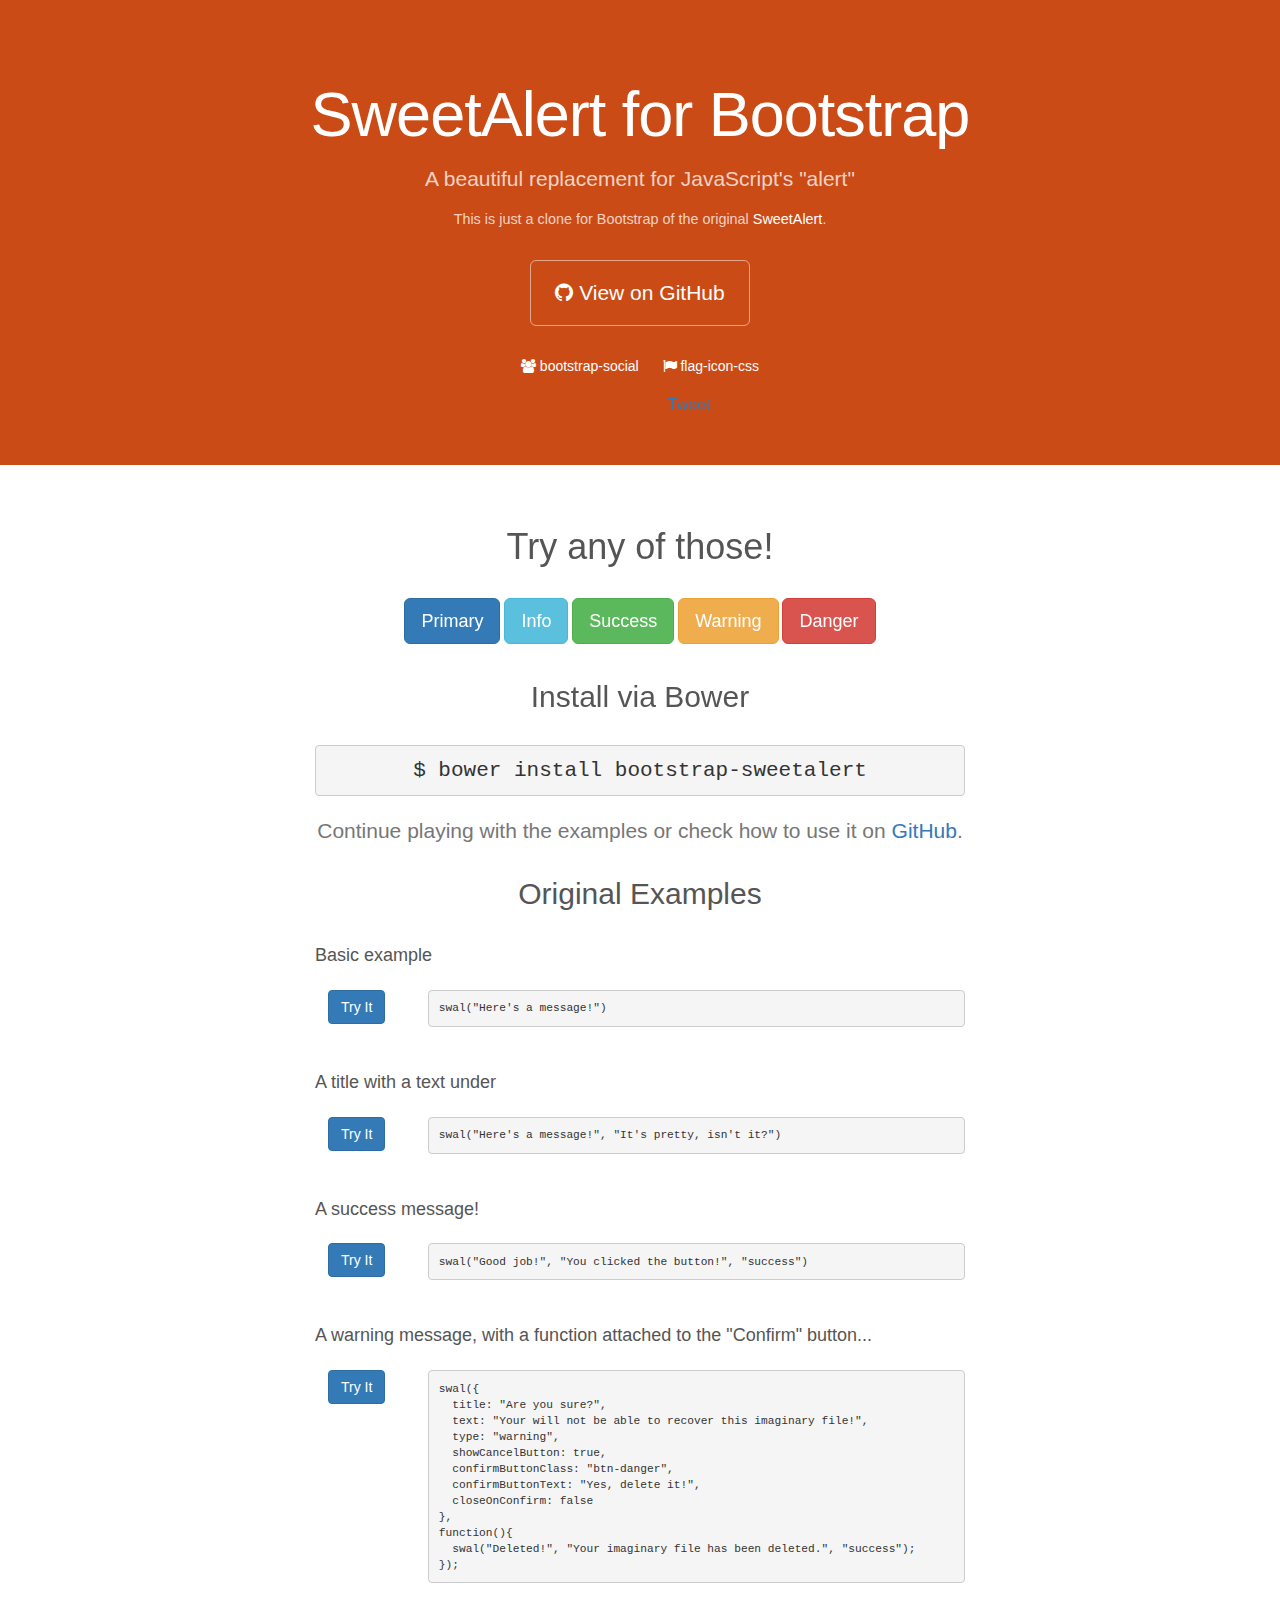
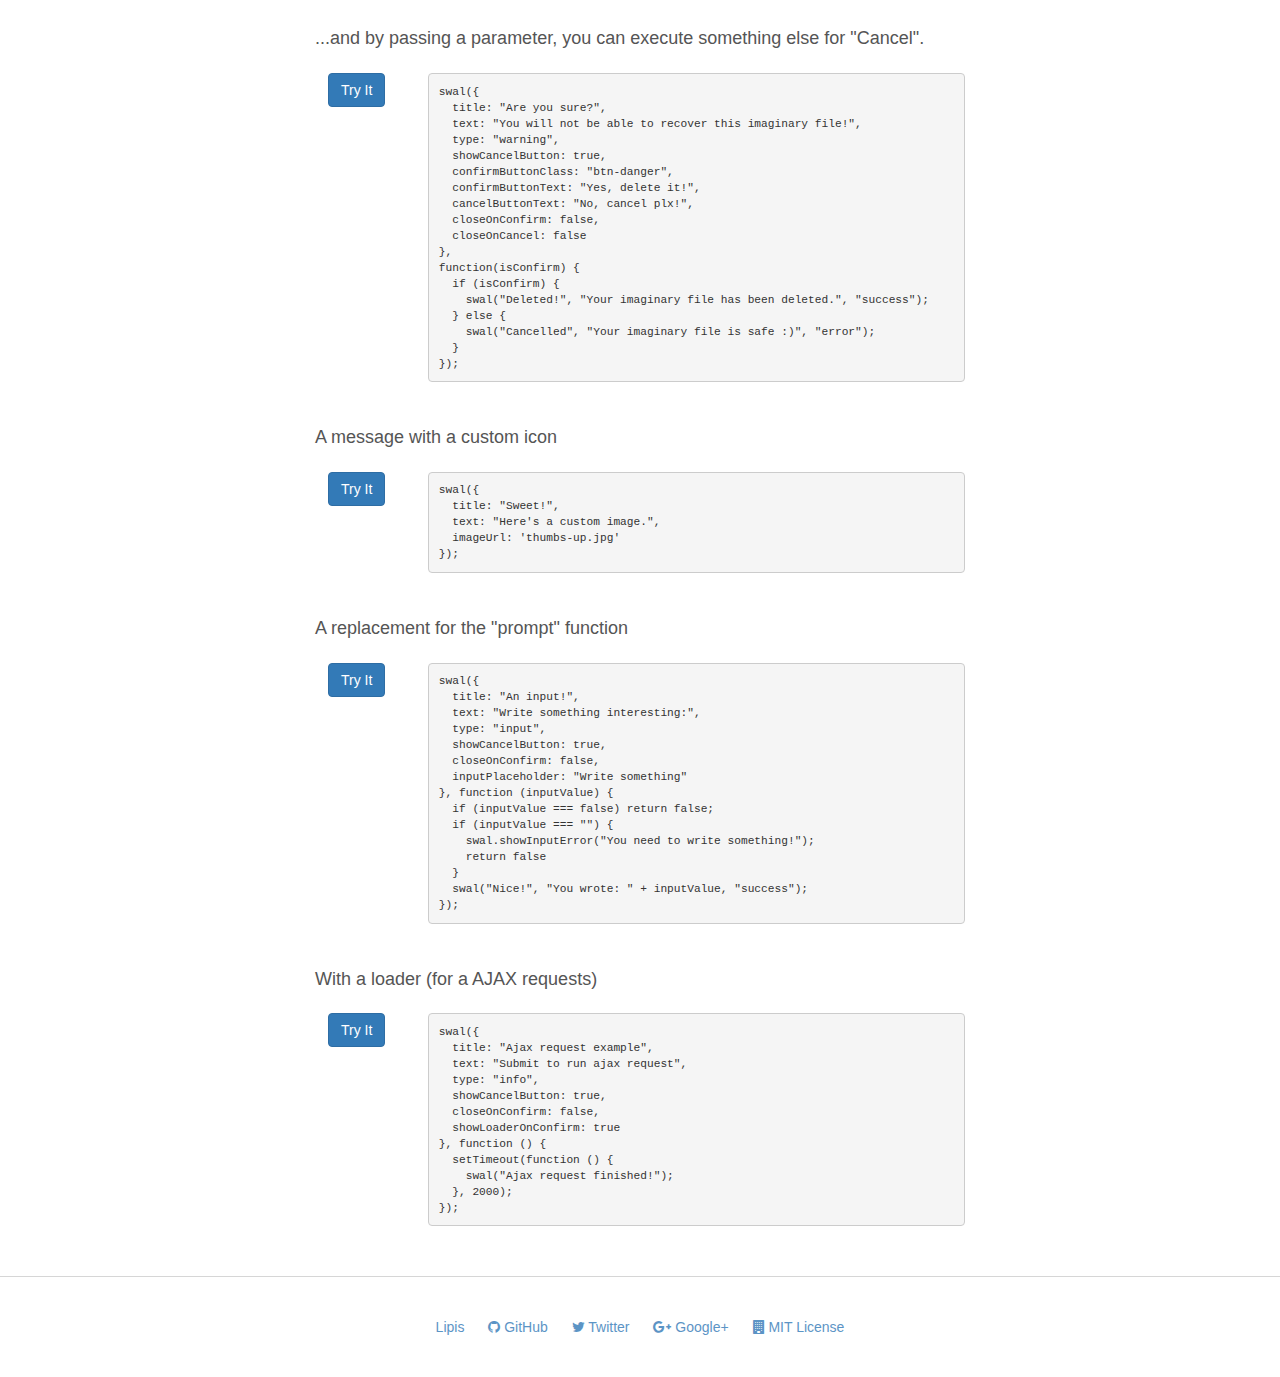
<file: accounts/static/accounts/assets/vendors/bootstrap-sweetalert/index.html>
<!DOCTYPE html>
<html lang="en">
  <head>
    <meta charset="utf-8">
    <meta http-equiv="X-UA-Compatible" content="IE=edge">
    <meta name="viewport" content="width=device-width, initial-scale=1">

    <meta property="og:title" content="Social Buttons for Bootstrap" />
    <meta property="og:description" content="A beautiful replacement for JavaScript's 'alert' for Bootstrap" />
    <meta property="og:type" content="website" />
    <meta property="og:url" content="http://lipis.github.io/bootstrap-sweetalert/" />
    <meta property="og:image" content="http://lipis.github.io/bootstrap-social/assets/bootstrap-sweetalert.png" />

    <title>SweetAlert for Bootstrap</title>

    <link href="//maxcdn.bootstrapcdn.com/bootstrap/3.2.0/css/bootstrap.min.css" rel="stylesheet">
    <link href="//maxcdn.bootstrapcdn.com/font-awesome/4.2.0/css/font-awesome.min.css" rel="stylesheet">
    <script src="//code.jquery.com/jquery-2.1.1.js"></script>
    <link href="assets/docs.css" rel="stylesheet">

    <!-- Debug -->
    <script src="//localhost:32123/livereload.js"></script>

    <!-- This is what you need -->
    <script src="dist/sweetalert.js"></script>
    <link rel="stylesheet" href="dist/sweetalert.css">
    <!--.......................-->

    <script>
      (function(i,s,o,g,r,a,m){i['GoogleAnalyticsObject']=r;i[r]=i[r]||function(){
      (i[r].q=i[r].q||[]).push(arguments)},i[r].l=1*new Date();a=s.createElement(o),
      m=s.getElementsByTagName(o)[0];a.async=1;a.src=g;m.parentNode.insertBefore(a,m)
      })(window,document,'script','//www.google-analytics.com/analytics.js','ga');
      ga('create', 'UA-42119746-3', 'auto');
      ga('send', 'pageview');
    </script>
  </head>

  <body>
    <div class="jumbotron">
      <h1>SweetAlert for Bootstrap</h1>
      <p>A beautiful replacement for JavaScript's "alert"</p>
      <p class="small">
        This is just a clone for Bootstrap of the original
        <a href="http://tristanedwards.me/sweetalert" target="_blank" onclick="_gaq.push(['_trackEvent', 'exit', 'header', 'Original']);">SweetAlert</a>.
      </p>
      <p>
        <a class="btn btn-outline btn-lg" href="https://github.com/lipis/sweetalert" onclick="_gaq.push(['_trackEvent', 'exit', 'main', 'GitHub']);">
          <span class="fa fa-github"></span>
          View on GitHub
        </a>
      </p>
      <ul class="jumbotron-links">
        <li><a href="http://lipis.github.io/bootstrap-social" onclick="_gaq.push(['_trackEvent', 'exit', 'header', 'bootstrap-social']);"><i class="fa fa-group"></i> bootstrap-social</a></li>
        <li><a href="http://lipis.github.io/flag-icon-css"  onclick="_gaq.push(['_trackEvent', 'exit', 'header', 'flag-icon-css']);"><i class="fa fa-flag"></i> flag-icon-css</a></li>
      </ul>

      <iframe src="http://ghbtns.com/github-btn.html?user=lipis&amp;repo=bootstrap-sweetalert&amp;type=watch&amp;count=true" class="social-share"></iframe>
      <a href="https://twitter.com/share" class="social-share twitter-share-button" data-url="http://lipis.github.io/bootstrap-sweetalert/" data-text="SweetAlert for Bootstrap! A beautiful replacement for JavaScript's 'alert'." data-via="lipis" data-hashtags="bootstrap">Tweet</a>
    </div>

    <div class="container">

      <h1>Try any of those!</h1>
      <div class="examples">
        <button class="btn btn-lg btn-primary sweet-10" onclick="_gaq.push(['_trackEvent', 'example, 'try', 'Primary']);">Primary</button>
        <button class="btn btn-lg btn-info sweet-11" onclick="_gaq.push(['_trackEvent', 'example, 'try', 'Info']);">Info</button>
        <button class="btn btn-lg btn-success sweet-12" onclick="_gaq.push(['_trackEvent', 'example, 'try', 'Success']);">Success</button>
        <button class="btn btn-lg btn-warning sweet-13" onclick="_gaq.push(['_trackEvent', 'example, 'try', 'Warning']);">Warning</button>
        <button class="btn btn-lg btn-danger sweet-14" onclick="_gaq.push(['_trackEvent', 'example, 'try', 'Danger']);">Danger</button>
      </div>


      <h2>Install via Bower</h2>

      <pre class="text-center lead">$ bower install bootstrap-sweetalert</pre>

      <p class="text-muted text-center lead">
        Continue playing with the examples or check how to use it on
        <a href="https://github.com/lipis/bootstrap-sweetalert#sweetalert-for-bootstrap">GitHub</a>.
      </p>

      <h2>Original Examples</h2>

      <h4>Basic example</h4>
      <div class="row">
        <div class="col-sm-2 text-center">
          <p><button class="btn btn-primary sweet-1" onclick="_gaq.push(['_trackEvent', 'example', 'try', 'sweet-1']);">Try It</button></p>
        </div>
        <div class="col-sm-10">
          <pre class="code">swal("Here's a message!")</pre>
        </div>
      </div>

      <h4>A title with a text under</h4>
      <div class="row">
        <div class="col-sm-2 text-center">
          <p><button class="btn btn-primary sweet-2" onclick="_gaq.push(['_trackEvent', 'example', 'try', 'sweet-2']);">Try It</button></p>
        </div>
        <div class="col-sm-10">
          <pre>swal("Here's a message!", "It's pretty, isn't it?")</pre>
        </div>
      </div>

      <h4>A success message!</h4>
      <div class="row">
        <div class="col-sm-2 text-center">
          <p><button class="btn btn-primary sweet-3" onclick="_gaq.push(['_trackEvent', 'example', 'try', 'sweet-3']);">Try It</button></p>
        </div>
        <div class="col-sm-10">
          <pre>swal("Good job!", "You clicked the button!", "success")</pre>
        </div>
      </div>

      <h4>A warning message, with a function attached to the "Confirm" button...</h4>
      <div class="row">
        <div class="col-sm-2 text-center">
          <p><button class="btn btn-primary sweet-4" onclick="_gaq.push(['_trackEvent', 'example', 'try', 'sweet-4']);">Try It</button></p>
        </div>
        <div class="col-sm-10">
          <pre>
swal({
  title: "Are you sure?",
  text: "Your will not be able to recover this imaginary file!",
  type: "warning",
  showCancelButton: true,
  confirmButtonClass: "btn-danger",
  confirmButtonText: "Yes, delete it!",
  closeOnConfirm: false
},
function(){
  swal("Deleted!", "Your imaginary file has been deleted.", "success");
});</pre>
        </div>
      </div>

      <h4>...and by passing a parameter, you can execute something else for "Cancel".</h4>
      <div class="row">
        <div class="col-sm-2 text-center">
          <p><button class="btn btn-primary sweet-5" onclick="_gaq.push(['_trackEvent', 'example', 'try', 'sweet-5']);">Try It</button></p>
        </div>
        <div class="col-sm-10">
          <pre>
swal({
  title: "Are you sure?",
  text: "You will not be able to recover this imaginary file!",
  type: "warning",
  showCancelButton: true,
  confirmButtonClass: "btn-danger",
  confirmButtonText: "Yes, delete it!",
  cancelButtonText: "No, cancel plx!",
  closeOnConfirm: false,
  closeOnCancel: false
},
function(isConfirm) {
  if (isConfirm) {
    swal("Deleted!", "Your imaginary file has been deleted.", "success");
  } else {
    swal("Cancelled", "Your imaginary file is safe :)", "error");
  }
});</pre>
        </div>
      </div>

      <h4>A message with a custom icon</h4>
      <div class="row">
        <div class="col-sm-2 text-center">
          <p><button class="btn btn-primary sweet-6" onclick="_gaq.push(['_trackEvent', 'exit', 'footer', 'Lipis']);">Try It</button></p>
        </div>
        <div class="col-sm-10">
          <pre>
swal({
  title: "Sweet!",
  text: "Here's a custom image.",
  imageUrl: 'thumbs-up.jpg'
});</pre>
        </div>
      </div>

      <h4>A replacement for the "prompt" function</h4>
      <div class="row">
        <div class="col-sm-2 text-center">
          <p><button class="btn btn-primary sweet-7" onclick="_gaq.push(['_trackEvent', 'exit', 'footer', 'Lipis']);">Try It</button></p>
        </div>
        <div class="col-sm-10">
          <pre>
swal({
  title: "An input!",
  text: "Write something interesting:",
  type: "input",
  showCancelButton: true,
  closeOnConfirm: false,
  inputPlaceholder: "Write something"
}, function (inputValue) {
  if (inputValue === false) return false;
  if (inputValue === "") {
    swal.showInputError("You need to write something!");
    return false
  }
  swal("Nice!", "You wrote: " + inputValue, "success");
});</pre>
        </div>
      </div>

      <h4>With a loader (for a AJAX requests)</h4>
      <div class="row">
        <div class="col-sm-2 text-center">
          <p><button class="btn btn-primary sweet-8" onclick="_gaq.push(['_trackEvent', 'exit', 'footer', 'Lipis']);">Try It</button></p>
        </div>
        <div class="col-sm-10">
          <pre>
swal({
  title: "Ajax request example",
  text: "Submit to run ajax request",
  type: "info",
  showCancelButton: true,
  closeOnConfirm: false,
  showLoaderOnConfirm: true
}, function () {
  setTimeout(function () {
    swal("Ajax request finished!");
  }, 2000);
});</pre>
        </div>
      </div>
    </div>
    <footer>
      <ul class="links">
        <li><a href="http://lip.is" onclick="_gaq.push(['_trackEvent', 'exit', 'footer', 'Lipis']);">Lipis</a></li>
        <li><a href="http://github.com/lipis" onclick="_gaq.push(['_trackEvent', 'exit', 'footer', 'GitHub']);"><i class="fa fa-github"></i> GitHub</a></li>
        <li><a href="http://twitter.com/lipis" onclick="_gaq.push(['_trackEvent', 'exit', 'footer', 'Twitter']);"><i class="fa fa-twitter"></i> Twitter</a></li>
        <li><a href="http://google.com/+PanayiotisLipiridis" onclick="_gaq.push(['_trackEvent', 'exit', 'footer', 'Google+']);"><i class="fa fa-google-plus"></i> Google+</a></li>
        <li><a href="http://opensource.org/licenses/MIT" onclick="_gaq.push(['_trackEvent', 'exit', 'footer', 'MIT']);"><i class="fa fa-building"></i> MIT License</a></li>
      </ul>
    </footer>

    <script>
      document.querySelector('.sweet-1').onclick = function(){
        swal("Here's a message!");
      };

      document.querySelector('.sweet-2').onclick = function(){
        swal("Here's a message!", "It's pretty, isn't it?")
      };

      document.querySelector('.sweet-3').onclick = function(){
        swal("Good job!", "You clicked the button!", "success");
      };

      document.querySelector('.sweet-4').onclick = function(){
        swal({
          title: "Are you sure?",
          text: "You will not be able to recover this imaginary file!",
          type: "warning",
          showCancelButton: true,
          confirmButtonClass: 'btn-danger',
          confirmButtonText: 'Yes, delete it!',
          closeOnConfirm: false,
          //closeOnCancel: false
        },
        function(){
          swal("Deleted!", "Your imaginary file has been deleted!", "success");
        });
      };

      document.querySelector('.sweet-5').onclick = function(){
        swal({
          title: "Are you sure?",
          text: "You will not be able to recover this imaginary file!",
          type: "warning",
          showCancelButton: true,
          confirmButtonClass: 'btn-danger',
          confirmButtonText: 'Yes, delete it!',
          cancelButtonText: "No, cancel plx!",
          closeOnConfirm: false,
          closeOnCancel: false
        },
        function(isConfirm){
          if (isConfirm){
            swal("Deleted!", "Your imaginary file has been deleted!", "success");
          } else {
            swal("Cancelled", "Your imaginary file is safe :)", "error");
          }
        });
      };

      document.querySelector('.sweet-6').onclick = function(){
        swal({
          title: "Sweet!",
          text: "Here's a custom image.",
          imageUrl: 'assets/thumbs-up.jpg'
        });
      };

      document.querySelector('.sweet-7').onclick = function () {
        swal({
          title: "An input!",
          text: "Write something interesting:",
          type: "input",
          showCancelButton: true,
          closeOnConfirm: false,
          animation: "slide-from-top",
          inputPlaceholder: "Write something"
        }, function (inputValue) {
          if (inputValue === false) return false;
          if (inputValue === "") {
            swal.showInputError("You need to write something!");
            return false
          }
          swal("Nice!", "You wrote: " + inputValue, "success");
        });
      };

      document.querySelector('.sweet-8').onclick = function () {
        swal({
          title: "Ajax request example",
          text: "Submit to run ajax request",
          type: "info",
          showCancelButton: true,
          closeOnConfirm: false,
          showLoaderOnConfirm: true
        }, function () {
          setTimeout(function () {
            swal("Ajax request finished!");
          }, 2000);
        });
      };

      document.querySelector('.sweet-10').onclick = function(){
        swal({
          title: "Are you sure?",
          text: "You will not be able to recover this imaginary file!",
          type: "info",
          showCancelButton: true,
          confirmButtonClass: 'btn-primary',
          confirmButtonText: 'Primary!'
        });
      };

      document.querySelector('.sweet-11').onclick = function(){
        swal({
          title: "Are you sure?",
          text: "You will not be able to recover this imaginary file!",
          type: "info",
          showCancelButton: true,
          confirmButtonClass: 'btn-info',
          confirmButtonText: 'Info!'
        });
      };

      document.querySelector('.sweet-12').onclick = function(){
        swal({
          title: "Are you sure?",
          text: "You will not be able to recover this imaginary file!",
          type: "success",
          showCancelButton: true,
          confirmButtonClass: 'btn-success',
          confirmButtonText: 'Success!'
        });
      };

      document.querySelector('.sweet-13').onclick = function(){
        swal({
          title: "Are you sure?",
          text: "You will not be able to recover this imaginary file!",
          type: "warning",
          showCancelButton: true,
          confirmButtonClass: 'btn-warning',
          confirmButtonText: 'Warning!'
        });
      };

      document.querySelector('.sweet-14').onclick = function(){
        swal({
          title: "Are you sure?",
          text: "You will not be able to recover this imaginary file!",
          type: "error",
          showCancelButton: true,
          confirmButtonClass: 'btn-danger',
          confirmButtonText: 'Danger!'
        });
      };
    </script>
    <script>
      !function(d,s,id){var js,fjs=d.getElementsByTagName(s)[0],p=/^http:/.test(d.location)?'http':'https';if(!d.getElementById(id)){js=d.createElement(s);js.id=id;js.src=p+'://platform.twitter.com/widgets.js';fjs.parentNode.insertBefore(js,fjs);}}(document, 'script', 'twitter-wjs');
    </script>
  </body>
</html>
</file>
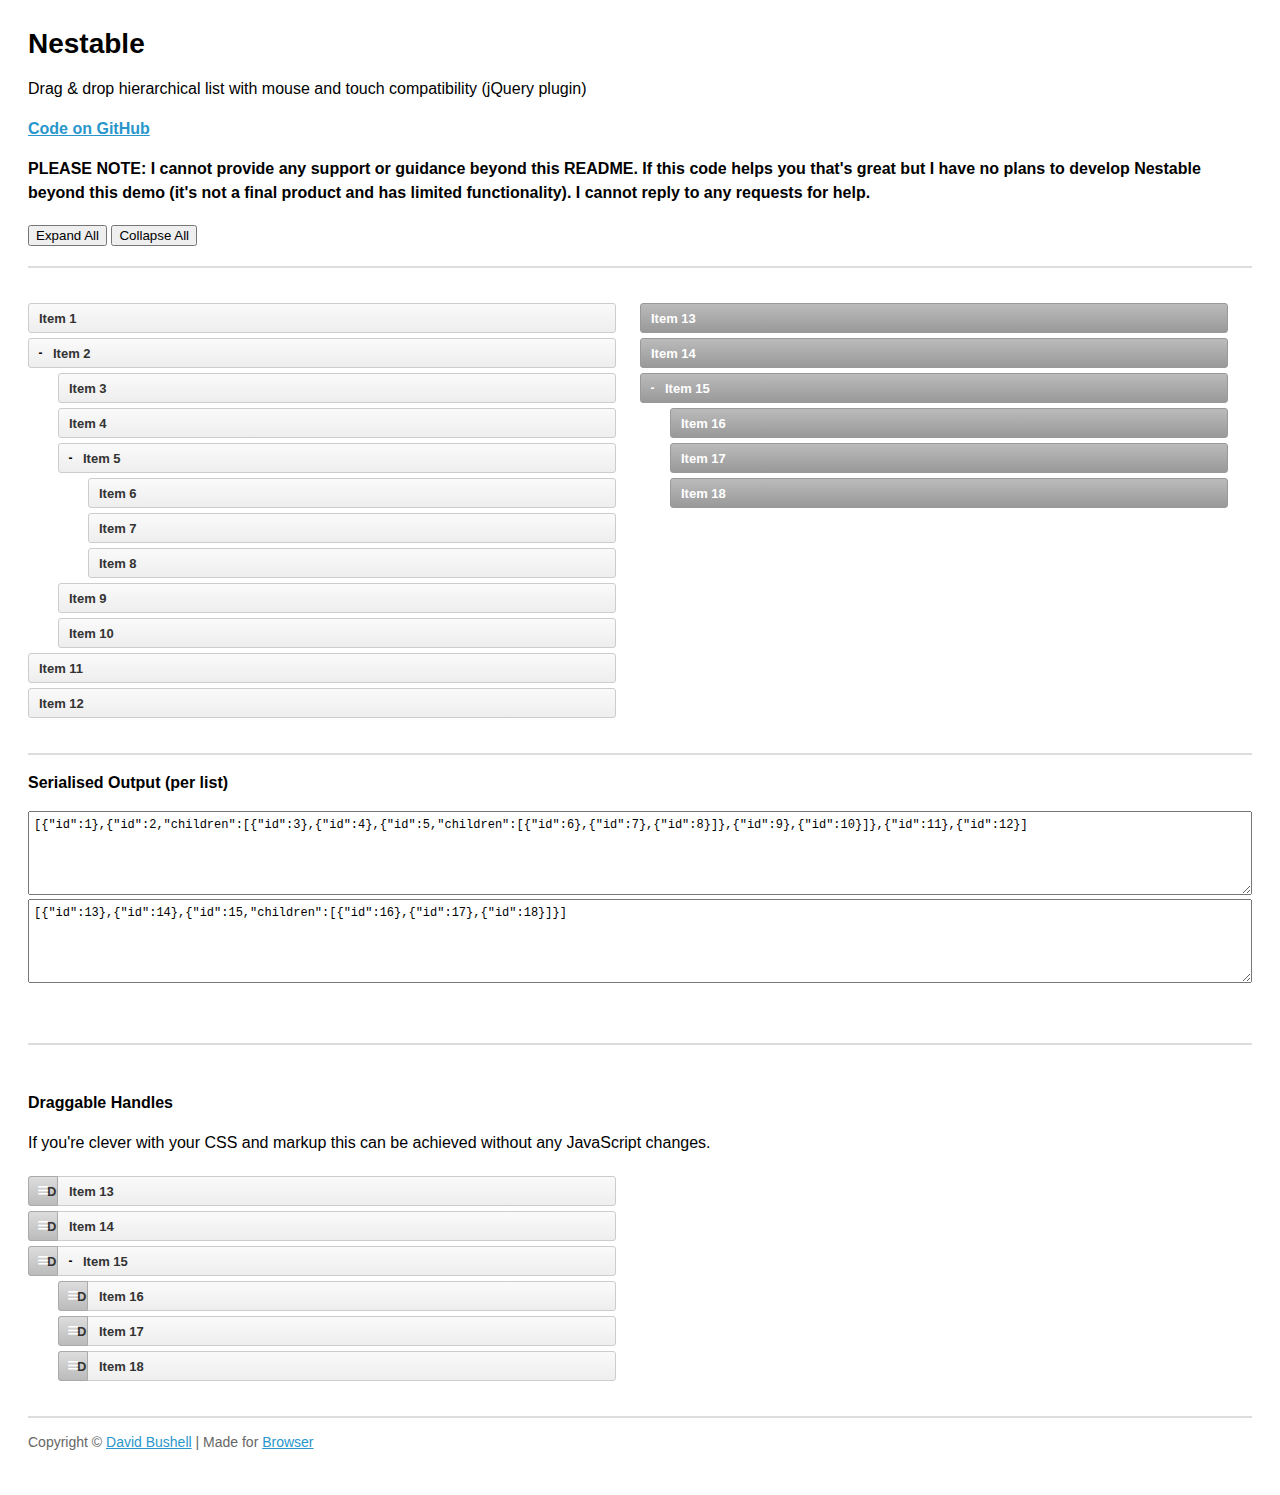
<file: accounts/static/accounts/assets/vendors/nestable/index.html>
<!DOCTYPE html>
<!--[if lt IE 7]> <html lang="en" class="lt-ie9 lt-ie8 lt-ie7"> <![endif]-->
<!--[if IE 7]>    <html lang="en" class="lt-ie9 lt-ie8"> <![endif]-->
<!--[if IE 8]>    <html lang="en" class="lt-ie9"> <![endif]-->
<!--[if IE 9]>    <html lang="en" class="ie9"> <![endif]-->
<!--[if gt IE 9]><!--> <html lang="en"> <!--<![endif]-->
<head>
    <meta charset="utf-8">
    <meta name="viewport" content="width=device-width, initial-scale=1, minimum-scale=1">
    <title>Nestable</title>
    <style type="text/css">

.cf:after { visibility: hidden; display: block; font-size: 0; content: " "; clear: both; height: 0; }
* html .cf { zoom: 1; }
*:first-child+html .cf { zoom: 1; }

html { margin: 0; padding: 0; }
body { font-size: 100%; margin: 0; padding: 1.75em; font-family: 'Helvetica Neue', Arial, sans-serif; }

h1 { font-size: 1.75em; margin: 0 0 0.6em 0; }

a { color: #2996cc; }
a:hover { text-decoration: none; }

p { line-height: 1.5em; }
.small { color: #666; font-size: 0.875em; }
.large { font-size: 1.25em; }

/**
 * Nestable
 */

.dd { position: relative; display: block; margin: 0; padding: 0; max-width: 600px; list-style: none; font-size: 13px; line-height: 20px; }

.dd-list { display: block; position: relative; margin: 0; padding: 0; list-style: none; }
.dd-list .dd-list { padding-left: 30px; }
.dd-collapsed .dd-list { display: none; }

.dd-item,
.dd-empty,
.dd-placeholder { display: block; position: relative; margin: 0; padding: 0; min-height: 20px; font-size: 13px; line-height: 20px; }

.dd-handle { display: block; height: 30px; margin: 5px 0; padding: 5px 10px; color: #333; text-decoration: none; font-weight: bold; border: 1px solid #ccc;
    background: #fafafa;
    background: -webkit-linear-gradient(top, #fafafa 0%, #eee 100%);
    background:    -moz-linear-gradient(top, #fafafa 0%, #eee 100%);
    background:         linear-gradient(top, #fafafa 0%, #eee 100%);
    -webkit-border-radius: 3px;
            border-radius: 3px;
    box-sizing: border-box; -moz-box-sizing: border-box;
}
.dd-handle:hover { color: #2ea8e5; background: #fff; }

.dd-item > button { display: block; position: relative; cursor: pointer; float: left; width: 25px; height: 20px; margin: 5px 0; padding: 0; text-indent: 100%; white-space: nowrap; overflow: hidden; border: 0; background: transparent; font-size: 12px; line-height: 1; text-align: center; font-weight: bold; }
.dd-item > button:before { content: '+'; display: block; position: absolute; width: 100%; text-align: center; text-indent: 0; }
.dd-item > button[data-action="collapse"]:before { content: '-'; }

.dd-placeholder,
.dd-empty { margin: 5px 0; padding: 0; min-height: 30px; background: #f2fbff; border: 1px dashed #b6bcbf; box-sizing: border-box; -moz-box-sizing: border-box; }
.dd-empty { border: 1px dashed #bbb; min-height: 100px; background-color: #e5e5e5;
    background-image: -webkit-linear-gradient(45deg, #fff 25%, transparent 25%, transparent 75%, #fff 75%, #fff),
                      -webkit-linear-gradient(45deg, #fff 25%, transparent 25%, transparent 75%, #fff 75%, #fff);
    background-image:    -moz-linear-gradient(45deg, #fff 25%, transparent 25%, transparent 75%, #fff 75%, #fff),
                         -moz-linear-gradient(45deg, #fff 25%, transparent 25%, transparent 75%, #fff 75%, #fff);
    background-image:         linear-gradient(45deg, #fff 25%, transparent 25%, transparent 75%, #fff 75%, #fff),
                              linear-gradient(45deg, #fff 25%, transparent 25%, transparent 75%, #fff 75%, #fff);
    background-size: 60px 60px;
    background-position: 0 0, 30px 30px;
}

.dd-dragel { position: absolute; pointer-events: none; z-index: 9999; }
.dd-dragel > .dd-item .dd-handle { margin-top: 0; }
.dd-dragel .dd-handle {
    -webkit-box-shadow: 2px 4px 6px 0 rgba(0,0,0,.1);
            box-shadow: 2px 4px 6px 0 rgba(0,0,0,.1);
}

/**
 * Nestable Extras
 */

.nestable-lists { display: block; clear: both; padding: 30px 0; width: 100%; border: 0; border-top: 2px solid #ddd; border-bottom: 2px solid #ddd; }

#nestable-menu { padding: 0; margin: 20px 0; }

#nestable-output,
#nestable2-output { width: 100%; height: 7em; font-size: 0.75em; line-height: 1.333333em; font-family: Consolas, monospace; padding: 5px; box-sizing: border-box; -moz-box-sizing: border-box; }

#nestable2 .dd-handle {
    color: #fff;
    border: 1px solid #999;
    background: #bbb;
    background: -webkit-linear-gradient(top, #bbb 0%, #999 100%);
    background:    -moz-linear-gradient(top, #bbb 0%, #999 100%);
    background:         linear-gradient(top, #bbb 0%, #999 100%);
}
#nestable2 .dd-handle:hover { background: #bbb; }
#nestable2 .dd-item > button:before { color: #fff; }

@media only screen and (min-width: 700px) {

    .dd { float: left; width: 48%; }
    .dd + .dd { margin-left: 2%; }

}

.dd-hover > .dd-handle { background: #2ea8e5 !important; }

/**
 * Nestable Draggable Handles
 */

.dd3-content { display: block; height: 30px; margin: 5px 0; padding: 5px 10px 5px 40px; color: #333; text-decoration: none; font-weight: bold; border: 1px solid #ccc;
    background: #fafafa;
    background: -webkit-linear-gradient(top, #fafafa 0%, #eee 100%);
    background:    -moz-linear-gradient(top, #fafafa 0%, #eee 100%);
    background:         linear-gradient(top, #fafafa 0%, #eee 100%);
    -webkit-border-radius: 3px;
            border-radius: 3px;
    box-sizing: border-box; -moz-box-sizing: border-box;
}
.dd3-content:hover { color: #2ea8e5; background: #fff; }

.dd-dragel > .dd3-item > .dd3-content { margin: 0; }

.dd3-item > button { margin-left: 30px; }

.dd3-handle { position: absolute; margin: 0; left: 0; top: 0; cursor: pointer; width: 30px; text-indent: 100%; white-space: nowrap; overflow: hidden;
    border: 1px solid #aaa;
    background: #ddd;
    background: -webkit-linear-gradient(top, #ddd 0%, #bbb 100%);
    background:    -moz-linear-gradient(top, #ddd 0%, #bbb 100%);
    background:         linear-gradient(top, #ddd 0%, #bbb 100%);
    border-top-right-radius: 0;
    border-bottom-right-radius: 0;
}
.dd3-handle:before { content: '≡'; display: block; position: absolute; left: 0; top: 3px; width: 100%; text-align: center; text-indent: 0; color: #fff; font-size: 20px; font-weight: normal; }
.dd3-handle:hover { background: #ddd; }

    </style>
</head>
<body>

    <h1>Nestable</h1>

    <p>Drag &amp; drop hierarchical list with mouse and touch compatibility (jQuery plugin)</p>

    <p><strong><a href="https://github.com/dbushell/Nestable">Code on GitHub</a></strong></p>

<p><strong>PLEASE NOTE: I cannot provide any support or guidance beyond this README. If this code helps you that's great but I have no plans to develop Nestable beyond this demo (it's not a final product and has limited functionality). I cannot reply to any requests for help.</strong></p>

    <menu id="nestable-menu">
        <button type="button" data-action="expand-all">Expand All</button>
        <button type="button" data-action="collapse-all">Collapse All</button>
    </menu>

    <div class="cf nestable-lists">

        <div class="dd" id="nestable">
            <ol class="dd-list">
                <li class="dd-item" data-id="1">
                    <div class="dd-handle">Item 1</div>
                </li>
                <li class="dd-item" data-id="2">
                    <div class="dd-handle">Item 2</div>
                    <ol class="dd-list">
                        <li class="dd-item" data-id="3"><div class="dd-handle">Item 3</div></li>
                        <li class="dd-item" data-id="4"><div class="dd-handle">Item 4</div></li>
                        <li class="dd-item" data-id="5">
                            <div class="dd-handle">Item 5</div>
                            <ol class="dd-list">
                                <li class="dd-item" data-id="6"><div class="dd-handle">Item 6</div></li>
                                <li class="dd-item" data-id="7"><div class="dd-handle">Item 7</div></li>
                                <li class="dd-item" data-id="8"><div class="dd-handle">Item 8</div></li>
                            </ol>
                        </li>
                        <li class="dd-item" data-id="9"><div class="dd-handle">Item 9</div></li>
                        <li class="dd-item" data-id="10"><div class="dd-handle">Item 10</div></li>
                    </ol>
                </li>
                <li class="dd-item" data-id="11">
                    <div class="dd-handle">Item 11</div>
                </li>
                <li class="dd-item" data-id="12">
                    <div class="dd-handle">Item 12</div>
                </li>
            </ol>
        </div>

        <div class="dd" id="nestable2">
            <ol class="dd-list">
                <li class="dd-item" data-id="13">
                    <div class="dd-handle">Item 13</div>
                </li>
                <li class="dd-item" data-id="14">
                    <div class="dd-handle">Item 14</div>
                </li>
                <li class="dd-item" data-id="15">
                    <div class="dd-handle">Item 15</div>
                    <ol class="dd-list">
                        <li class="dd-item" data-id="16"><div class="dd-handle">Item 16</div></li>
                        <li class="dd-item" data-id="17"><div class="dd-handle">Item 17</div></li>
                        <li class="dd-item" data-id="18"><div class="dd-handle">Item 18</div></li>
                    </ol>
                </li>
            </ol>
        </div>

    </div>

    <p><strong>Serialised Output (per list)</strong></p>

    <textarea id="nestable-output"></textarea>
    <textarea id="nestable2-output"></textarea>

    <p>&nbsp;</p>

    <div class="cf nestable-lists">

    <p><strong>Draggable Handles</strong></p>

    <p>If you're clever with your CSS and markup this can be achieved without any JavaScript changes.</p>

        <div class="dd" id="nestable3">
            <ol class="dd-list">
                <li class="dd-item dd3-item" data-id="13">
                    <div class="dd-handle dd3-handle">Drag</div><div class="dd3-content">Item 13</div>
                </li>
                <li class="dd-item dd3-item" data-id="14">
                    <div class="dd-handle dd3-handle">Drag</div><div class="dd3-content">Item 14</div>
                </li>
                <li class="dd-item dd3-item" data-id="15">
                    <div class="dd-handle dd3-handle">Drag</div><div class="dd3-content">Item 15</div>
                    <ol class="dd-list">
                        <li class="dd-item dd3-item" data-id="16">
                            <div class="dd-handle dd3-handle">Drag</div><div class="dd3-content">Item 16</div>
                        </li>
                        <li class="dd-item dd3-item" data-id="17">
                            <div class="dd-handle dd3-handle">Drag</div><div class="dd3-content">Item 17</div>
                        </li>
                        <li class="dd-item dd3-item" data-id="18">
                            <div class="dd-handle dd3-handle">Drag</div><div class="dd3-content">Item 18</div>
                        </li>
                    </ol>
                </li>
            </ol>
        </div>

    </div>

    <p class="small">Copyright &copy; <a href="http://dbushell.com/">David Bushell</a> | Made for <a href="http://www.browserlondon.com/">Browser</a></p>

<script src="http://ajax.googleapis.com/ajax/libs/jquery/1.11.1/jquery.min.js"></script>
<script src="jquery.nestable.js"></script>
<script>

$(document).ready(function()
{

    var updateOutput = function(e)
    {
        var list   = e.length ? e : $(e.target),
            output = list.data('output');
        if (window.JSON) {
            output.val(window.JSON.stringify(list.nestable('serialize')));//, null, 2));
        } else {
            output.val('JSON browser support required for this demo.');
        }
    };

    // activate Nestable for list 1
    $('#nestable').nestable({
        group: 1
    })
    .on('change', updateOutput);

    // activate Nestable for list 2
    $('#nestable2').nestable({
        group: 1
    })
    .on('change', updateOutput);

    // output initial serialised data
    updateOutput($('#nestable').data('output', $('#nestable-output')));
    updateOutput($('#nestable2').data('output', $('#nestable2-output')));

    $('#nestable-menu').on('click', function(e)
    {
        var target = $(e.target),
            action = target.data('action');
        if (action === 'expand-all') {
            $('.dd').nestable('expandAll');
        }
        if (action === 'collapse-all') {
            $('.dd').nestable('collapseAll');
        }
    });

    $('#nestable3').nestable();

});
</script>
</body>
</html>
</file>
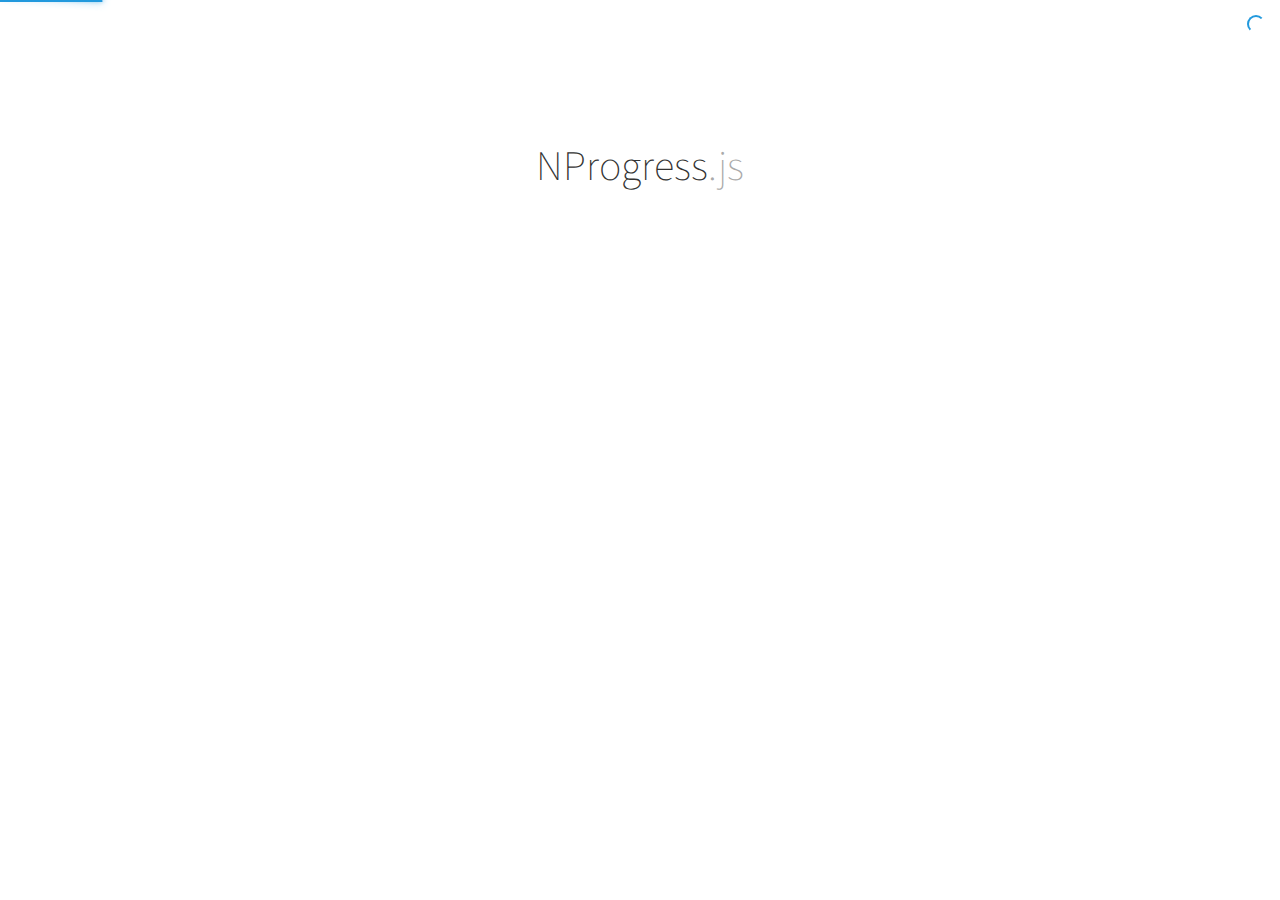
<file: accounts/static/accounts/assets/vendors/nprogress/index.html>
<!DOCTYPE html>
<html lang='en'>
<head>
  <meta charset='utf-8'>
  <title>NProgress: slim progress bars in JavaScript</title>
  <link href='support/style.css' rel='stylesheet' />
  <link href='nprogress.css' rel='stylesheet' />

  <meta name="viewport" content="width=device-width">
  <link href='http://fonts.googleapis.com/css?family=Source+Sans+Pro:200,400,700,400italic' rel='stylesheet' type='text/css'>
  
  <script src="https://code.jquery.com/jquery-1.11.2.min.js"></script>
  <script src='nprogress.js'></script>

  <script>if(location.hostname.match(/ricostacruz\.com$/)){var _gaq=_gaq||[];_gaq.push(["_setAccount","UA-20473929-1"]),_gaq.push(["_trackPageview"]),function(){var a=document.createElement("script");a.type="text/javascript",a.async=!0,a.src=("https:"==document.location.protocol?"https://ssl":"http://www")+".google-analytics.com/ga.js";var b=document.getElementsByTagName("script")[0];b.parentNode.insertBefore(a,b)}()}</script>
</head>

<body style='display: none'>
  <header class='page-header'>
    <span class='nprogress-logo fade out'></span>
    <h1>NProgress<i>.js</i></h1>
    <p class='fade out brief big'>A nanoscopic progress bar. Featuring realistic
    trickle animations to convince your users that something is happening!</p>
  </header>

  <div class='contents fade out'>
    <div class='controls'>
      <p>
        <button class='button play' id='b-0'></button>
        <i>NProgress</i><b>.start()</b>
        &mdash;
        shows the progress bar
      </p>
      <p>
        <button class='button play' id='b-40'></button>
        <i>NProgress</i><b>.set(0.4)</b>
        &mdash;
        sets a percentage
      </p>
      <p>
        <button class='button play' id='b-inc'></button>
        <i>NProgress</i><b>.inc()</b>
        &mdash;
        increments by a little
      </p>
      <p>
        <button class='button play' id='b-100'></button>
        <i>NProgress</i><b>.done()</b>
        &mdash;
        completes the progress
      </p>
    </div>
    <div class='actions'>
      <a href='https://github.com/rstacruz/nprogress' class='button primary big'>
        Download
        v<span class='version'></span>
      </a>
      <p class='brief'>Perfect for Turbolinks, Pjax, and other Ajax-heavy apps.</p>
    </div>
    <div class='hr-rule'></div>
    <div class='share-buttons'>
      <iframe src="http://ghbtns.com/github-btn.html?user=rstacruz&repo=nprogress&type=watch&count=true"
          allowtransparency="true" frameborder="0" scrolling="0" width="100" height="20"></iframe>
      <iframe src="http://ghbtns.com/github-btn.html?user=rstacruz&type=follow&count=true"
          allowtransparency="true" frameborder="0" scrolling="0" width="175" height="20"></iframe>
      <a href="https://news.ycombinator.com/submit" class="hn-button" data-title="NProgress" data-url="http://ricostacruz.com/nprogress/" data-count="horizontal" data-style="twitter">HN</a>
    </div>
  </div>

  <script>
    $('body').show();
    $('.version').text(NProgress.version);
    NProgress.start();
    setTimeout(function() { NProgress.done(); $('.fade').removeClass('out'); }, 1000);

    $("#b-0").click(function() { NProgress.start(); });
    $("#b-40").click(function() { NProgress.set(0.4); });
    $("#b-inc").click(function() { NProgress.inc(); });
    $("#b-100").click(function() { NProgress.done(); });
  </script>

  <script>var HN=[];HN.factory=function(e){return function(){HN.push([e].concat(Array.prototype.slice.call(arguments,0)))};},HN.on=HN.factory("on"),HN.once=HN.factory("once"),HN.off=HN.factory("off"),HN.emit=HN.factory("emit"),HN.load=function(){var e="hn-button.js";if(document.getElementById(e))return;var t=document.createElement("script");t.id=e,t.src="//hn-button.herokuapp.com/hn-button.js";var n=document.getElementsByTagName("script")[0];n.parentNode.insertBefore(t,n)},HN.load();</script>
</body>
</html>
</file>
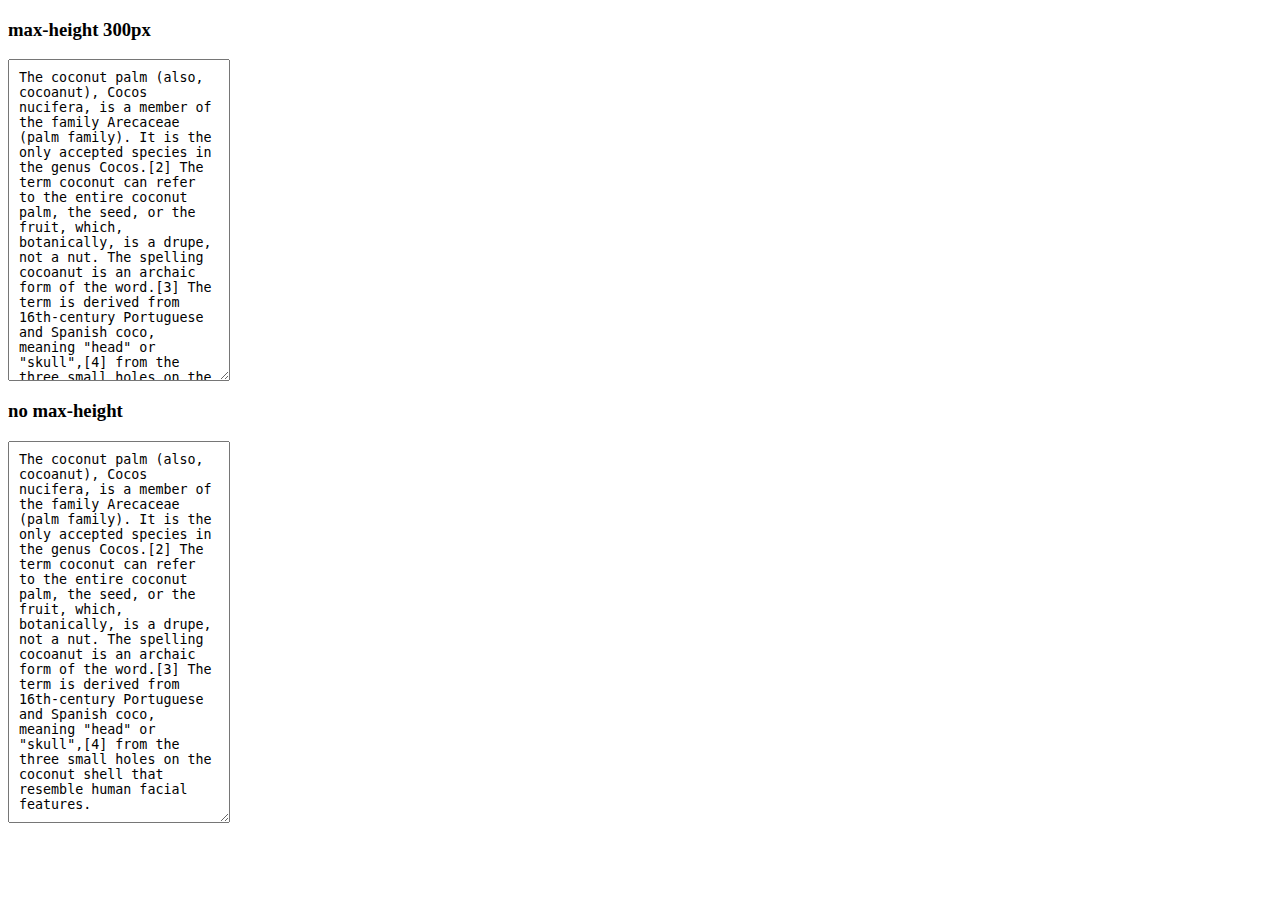
<file: accounts/static/accounts/assets/vendors/autosize/example/index.html>
<!DOCTYPE html>
<html>
	<head>
		<meta charset='utf-8'/>
		<title>Simple Autosize for textareas</title>
		<style>
			textarea {
				padding: 10px;
				vertical-align: top;
				width: 200px;
			}
			textarea:focus {
				outline-style: solid;
				outline-width: 2px;
			}
		</style>
	</head>
	<body>
		<h3>max-height 300px</h3>
		<textarea style='max-height: 300px'>The coconut palm (also, cocoanut), Cocos nucifera, is a member of the family Arecaceae (palm family). It is the only accepted species in the genus Cocos.[2] The term coconut can refer to the entire coconut palm, the seed, or the fruit, which, botanically, is a drupe, not a nut. The spelling cocoanut is an archaic form of the word.[3] The term is derived from 16th-century Portuguese and Spanish coco, meaning "head" or "skull",[4] from the three small holes on the coconut shell that resemble human facial features.</textarea>

		<h3>no max-height</h3>
		<textarea>The coconut palm (also, cocoanut), Cocos nucifera, is a member of the family Arecaceae (palm family). It is the only accepted species in the genus Cocos.[2] The term coconut can refer to the entire coconut palm, the seed, or the fruit, which, botanically, is a drupe, not a nut. The spelling cocoanut is an archaic form of the word.[3] The term is derived from 16th-century Portuguese and Spanish coco, meaning "head" or "skull",[4] from the three small holes on the coconut shell that resemble human facial features.</textarea>
	</body>
	<script src='../dist/autosize.js'></script>
	<script>
		autosize(document.querySelectorAll('textarea'));
	</script>
</html>
</file>
<file: accounts/static/accounts/assets/vendors/bootstrap-sweetalert/assets/docs.css>
.jumbotron {
  font-size: 16px;
  text-align: center;
  color: #fff;
  color: rgba(255,255,255,.75);
  background-color: #cb4b16;
  border-radius: 0;
}
.jumbotron h1 {
  margin-bottom: 15px;
  font-weight: 300;
  letter-spacing: -1px;
  color: #fff;
}
.jumbotron .small {
  font-size: .9em;
}
.jumbotron iframe {
  width: 90px!important;
  height: 20px!important;
  border: none;
  overflow: hidden;
  margin: 2px;
}
.jumbotron p a,
.jumbotron-links a {
  font-weight: 500;
  color: #fff;
  transition: all .1s ease-in-out;
}
.jumbotron p a:hover,
.jumbotron-links a:hover {
  text-shadow: 0 0 10px rgba(255,255,255,.55);
}

.jumbotron-links {
  margin-top: 15px;
  padding-left: 0;
  list-style: none;
  font-size: 14px;
}
.jumbotron-links li {
  display: inline;
}
.jumbotron-links li + li {
  margin-left: 20px;
}


.btn-outline {
  margin-top: 15px;
  margin-bottom: 15px;
  padding: 18px 24px;
  font-size: inherit;
  font-weight: 500;
  color: #fff;
  background-color: transparent;
  border-color: #fff;
  border-color: rgba(255,255,255,.5);
  transition: all .1s ease-in-out;
}

.btn-outline:hover,
.btn-outline:active {
  color: @color-bg;
  background-color: #fff;
  border-color: #fff;
}

.container {
  max-width: 680px;
}


h1,
h2 {
  font-weight: 300;
  color: #555;
  margin-top: 32px;
  margin-bottom: 32px;
  text-align: center;
}

h4 {
  font-weight: 300;
  color: #555;
  margin-top: 36px;
  margin-bottom: 24px;
}

pre {
  font-size: 0.8em;
  overflow: auto;
  word-wrap: normal;
  white-space: pre;
}

footer {
  text-align: center;
  opacity: .8;
  padding: 40px 0;
  margin-top: 40px;
  border-top: 1px solid #ccc;
}

.examples {
  text-align: center;
}

.examples .btn {
  margin-bottom: 4px;
}

.links {
  margin: 0;
  list-style: none;
  padding-left: 0;
}

.links li {
  display: inline;
  padding: 0 10px;
}
</file>
<file: accounts/static/accounts/assets/vendors/bootstrap-sweetalert/dist/sweetalert.css>
@keyframes showSweetAlert {
  0% {
    transform: scale(0.7);
  }
  45% {
    transform: scale(1.05);
  }
  80% {
    transform: scale(0.95);
  }
  100% {
    transform: scale(1);
  }
}
@keyframes hideSweetAlert {
  0% {
    transform: scale(1);
  }
  100% {
    transform: scale(0.5);
  }
}
@keyframes slideFromTop {
  0% {
    top: 0%;
  }
  100% {
    top: 50%;
  }
}
@keyframes slideToTop {
  0% {
    top: 50%;
  }
  100% {
    top: 0%;
  }
}
@keyframes slideFromBottom {
  0% {
    top: 70%;
  }
  100% {
    top: 50%;
  }
}
@keyframes slideToBottom {
  0% {
    top: 50%;
  }
  100% {
    top: 70%;
  }
}
.showSweetAlert {
  animation: showSweetAlert 0.3s;
}
.showSweetAlert[data-animation=none] {
  animation: none;
}
.showSweetAlert[data-animation=slide-from-top] {
  animation: slideFromTop 0.3s;
}
.showSweetAlert[data-animation=slide-from-bottom] {
  animation: slideFromBottom 0.3s;
}
.hideSweetAlert {
  animation: hideSweetAlert 0.3s;
}
.hideSweetAlert[data-animation=none] {
  animation: none;
}
.hideSweetAlert[data-animation=slide-from-top] {
  animation: slideToTop 0.3s;
}
.hideSweetAlert[data-animation=slide-from-bottom] {
  animation: slideToBottom 0.3s;
}
@keyframes animateSuccessTip {
  0% {
    width: 0;
    left: 1px;
    top: 19px;
  }
  54% {
    width: 0;
    left: 1px;
    top: 19px;
  }
  70% {
    width: 50px;
    left: -8px;
    top: 37px;
  }
  84% {
    width: 17px;
    left: 21px;
    top: 48px;
  }
  100% {
    width: 25px;
    left: 14px;
    top: 45px;
  }
}
@keyframes animateSuccessLong {
  0% {
    width: 0;
    right: 46px;
    top: 54px;
  }
  65% {
    width: 0;
    right: 46px;
    top: 54px;
  }
  84% {
    width: 55px;
    right: 0px;
    top: 35px;
  }
  100% {
    width: 47px;
    right: 8px;
    top: 38px;
  }
}
@keyframes rotatePlaceholder {
  0% {
    transform: rotate(-45deg);
  }
  5% {
    transform: rotate(-45deg);
  }
  12% {
    transform: rotate(-405deg);
  }
  100% {
    transform: rotate(-405deg);
  }
}
.animateSuccessTip {
  animation: animateSuccessTip 0.75s;
}
.animateSuccessLong {
  animation: animateSuccessLong 0.75s;
}
.sa-icon.sa-success.animate::after {
  animation: rotatePlaceholder 4.25s ease-in;
}
@keyframes animateErrorIcon {
  0% {
    transform: rotateX(100deg);
    opacity: 0;
  }
  100% {
    transform: rotateX(0deg);
    opacity: 1;
  }
}
.animateErrorIcon {
  animation: animateErrorIcon 0.5s;
}
@keyframes animateXMark {
  0% {
    transform: scale(0.4);
    margin-top: 26px;
    opacity: 0;
  }
  50% {
    transform: scale(0.4);
    margin-top: 26px;
    opacity: 0;
  }
  80% {
    transform: scale(1.15);
    margin-top: -6px;
  }
  100% {
    transform: scale(1);
    margin-top: 0;
    opacity: 1;
  }
}
.animateXMark {
  animation: animateXMark 0.5s;
}
@keyframes pulseWarning {
  0% {
    border-color: #F8D486;
  }
  100% {
    border-color: #F8BB86;
  }
}
.pulseWarning {
  animation: pulseWarning 0.75s infinite alternate;
}
@keyframes pulseWarningIns {
  0% {
    background-color: #F8D486;
  }
  100% {
    background-color: #F8BB86;
  }
}
.pulseWarningIns {
  animation: pulseWarningIns 0.75s infinite alternate;
}
@keyframes rotate-loading {
  0% {
    transform: rotate(0deg);
  }
  100% {
    transform: rotate(360deg);
  }
}
body.stop-scrolling {
  height: 100%;
  overflow: hidden;
}
.sweet-overlay {
  background-color: rgba(0, 0, 0, 0.4);
  position: fixed;
  left: 0;
  right: 0;
  top: 0;
  bottom: 0;
  display: none;
  z-index: 1040;
}
.sweet-alert {
  background-color: #ffffff;
  width: 478px;
  padding: 17px;
  border-radius: 5px;
  text-align: center;
  position: fixed;
  left: 50%;
  top: 50%;
  margin-left: -256px;
  margin-top: -200px;
  overflow: hidden;
  display: none;
  z-index: 2000;
}
@media all and (max-width: 767px) {
  .sweet-alert {
    width: auto;
    margin-left: 0;
    margin-right: 0;
    left: 15px;
    right: 15px;
  }
}
.sweet-alert .form-group {
  display: none;
}
.sweet-alert .form-group .sa-input-error {
  display: none;
}
.sweet-alert.show-input .form-group {
  display: block;
}
.sweet-alert .sa-confirm-button-container {
  display: inline-block;
  position: relative;
}
.sweet-alert .la-ball-fall {
  position: absolute;
  left: 50%;
  top: 50%;
  margin-left: -27px;
  margin-top: -9px;
  opacity: 0;
  visibility: hidden;
}
.sweet-alert button[disabled] {
  opacity: .6;
  cursor: default;
}
.sweet-alert button.confirm[disabled] {
  color: transparent;
}
.sweet-alert button.confirm[disabled] ~ .la-ball-fall {
  opacity: 1;
  visibility: visible;
  transition-delay: 0s;
}
.sweet-alert .sa-icon {
  width: 80px;
  height: 80px;
  border: 4px solid gray;
  border-radius: 50%;
  margin: 20px auto;
  position: relative;
  box-sizing: content-box;
}
.sweet-alert .sa-icon.sa-error {
  border-color: #d43f3a;
}
.sweet-alert .sa-icon.sa-error .sa-x-mark {
  position: relative;
  display: block;
}
.sweet-alert .sa-icon.sa-error .sa-line {
  position: absolute;
  height: 5px;
  width: 47px;
  background-color: #d9534f;
  display: block;
  top: 37px;
  border-radius: 2px;
}
.sweet-alert .sa-icon.sa-error .sa-line.sa-left {
  transform: rotate(45deg);
  left: 17px;
}
.sweet-alert .sa-icon.sa-error .sa-line.sa-right {
  transform: rotate(-45deg);
  right: 16px;
}
.sweet-alert .sa-icon.sa-warning {
  border-color: #eea236;
}
.sweet-alert .sa-icon.sa-warning .sa-body {
  position: absolute;
  width: 5px;
  height: 47px;
  left: 50%;
  top: 10px;
  border-radius: 2px;
  margin-left: -2px;
  background-color: #f0ad4e;
}
.sweet-alert .sa-icon.sa-warning .sa-dot {
  position: absolute;
  width: 7px;
  height: 7px;
  border-radius: 50%;
  margin-left: -3px;
  left: 50%;
  bottom: 10px;
  background-color: #f0ad4e;
}
.sweet-alert .sa-icon.sa-info {
  border-color: #46b8da;
}
.sweet-alert .sa-icon.sa-info::before {
  content: "";
  position: absolute;
  width: 5px;
  height: 29px;
  left: 50%;
  bottom: 17px;
  border-radius: 2px;
  margin-left: -2px;
  background-color: #5bc0de;
}
.sweet-alert .sa-icon.sa-info::after {
  content: "";
  position: absolute;
  width: 7px;
  height: 7px;
  border-radius: 50%;
  margin-left: -3px;
  top: 19px;
  background-color: #5bc0de;
}
.sweet-alert .sa-icon.sa-success {
  border-color: #4cae4c;
}
.sweet-alert .sa-icon.sa-success::before,
.sweet-alert .sa-icon.sa-success::after {
  content: '';
  border-radius: 50%;
  position: absolute;
  width: 60px;
  height: 120px;
  background: #ffffff;
  transform: rotate(45deg);
}
.sweet-alert .sa-icon.sa-success::before {
  border-radius: 120px 0 0 120px;
  top: -7px;
  left: -33px;
  transform: rotate(-45deg);
  transform-origin: 60px 60px;
}
.sweet-alert .sa-icon.sa-success::after {
  border-radius: 0 120px 120px 0;
  top: -11px;
  left: 30px;
  transform: rotate(-45deg);
  transform-origin: 0px 60px;
}
.sweet-alert .sa-icon.sa-success .sa-placeholder {
  width: 80px;
  height: 80px;
  border: 4px solid rgba(92, 184, 92, 0.2);
  border-radius: 50%;
  box-sizing: content-box;
  position: absolute;
  left: -4px;
  top: -4px;
  z-index: 2;
}
.sweet-alert .sa-icon.sa-success .sa-fix {
  width: 5px;
  height: 90px;
  background-color: #ffffff;
  position: absolute;
  left: 28px;
  top: 8px;
  z-index: 1;
  transform: rotate(-45deg);
}
.sweet-alert .sa-icon.sa-success .sa-line {
  height: 5px;
  background-color: #5cb85c;
  display: block;
  border-radius: 2px;
  position: absolute;
  z-index: 2;
}
.sweet-alert .sa-icon.sa-success .sa-line.sa-tip {
  width: 25px;
  left: 14px;
  top: 46px;
  transform: rotate(45deg);
}
.sweet-alert .sa-icon.sa-success .sa-line.sa-long {
  width: 47px;
  right: 8px;
  top: 38px;
  transform: rotate(-45deg);
}
.sweet-alert .sa-icon.sa-custom {
  background-size: contain;
  border-radius: 0;
  border: none;
  background-position: center center;
  background-repeat: no-repeat;
}
.sweet-alert .btn-default:focus {
  border-color: #cccccc;
  outline: 0;
  -webkit-box-shadow: inset 0 1px 1px rgba(0,0,0,.075), 0 0 8px rgba(204, 204, 204, 0.6);
  box-shadow: inset 0 1px 1px rgba(0,0,0,.075), 0 0 8px rgba(204, 204, 204, 0.6);
}
.sweet-alert .btn-success:focus {
  border-color: #4cae4c;
  outline: 0;
  -webkit-box-shadow: inset 0 1px 1px rgba(0,0,0,.075), 0 0 8px rgba(76, 174, 76, 0.6);
  box-shadow: inset 0 1px 1px rgba(0,0,0,.075), 0 0 8px rgba(76, 174, 76, 0.6);
}
.sweet-alert .btn-info:focus {
  border-color: #46b8da;
  outline: 0;
  -webkit-box-shadow: inset 0 1px 1px rgba(0,0,0,.075), 0 0 8px rgba(70, 184, 218, 0.6);
  box-shadow: inset 0 1px 1px rgba(0,0,0,.075), 0 0 8px rgba(70, 184, 218, 0.6);
}
.sweet-alert .btn-danger:focus {
  border-color: #d43f3a;
  outline: 0;
  -webkit-box-shadow: inset 0 1px 1px rgba(0,0,0,.075), 0 0 8px rgba(212, 63, 58, 0.6);
  box-shadow: inset 0 1px 1px rgba(0,0,0,.075), 0 0 8px rgba(212, 63, 58, 0.6);
}
.sweet-alert .btn-warning:focus {
  border-color: #eea236;
  outline: 0;
  -webkit-box-shadow: inset 0 1px 1px rgba(0,0,0,.075), 0 0 8px rgba(238, 162, 54, 0.6);
  box-shadow: inset 0 1px 1px rgba(0,0,0,.075), 0 0 8px rgba(238, 162, 54, 0.6);
}
.sweet-alert button::-moz-focus-inner {
  border: 0;
}
/*!
 * Load Awesome v1.1.0 (http://github.danielcardoso.net/load-awesome/)
 * Copyright 2015 Daniel Cardoso <@DanielCardoso>
 * Licensed under MIT
 */
.la-ball-fall,
.la-ball-fall > div {
  position: relative;
  -webkit-box-sizing: border-box;
  -moz-box-sizing: border-box;
  box-sizing: border-box;
}
.la-ball-fall {
  display: block;
  font-size: 0;
  color: #fff;
}
.la-ball-fall.la-dark {
  color: #333;
}
.la-ball-fall > div {
  display: inline-block;
  float: none;
  background-color: currentColor;
  border: 0 solid currentColor;
}
.la-ball-fall {
  width: 54px;
  height: 18px;
}
.la-ball-fall > div {
  width: 10px;
  height: 10px;
  margin: 4px;
  border-radius: 100%;
  opacity: 0;
  -webkit-animation: ball-fall 1s ease-in-out infinite;
  -moz-animation: ball-fall 1s ease-in-out infinite;
  -o-animation: ball-fall 1s ease-in-out infinite;
  animation: ball-fall 1s ease-in-out infinite;
}
.la-ball-fall > div:nth-child(1) {
  -webkit-animation-delay: -200ms;
  -moz-animation-delay: -200ms;
  -o-animation-delay: -200ms;
  animation-delay: -200ms;
}
.la-ball-fall > div:nth-child(2) {
  -webkit-animation-delay: -100ms;
  -moz-animation-delay: -100ms;
  -o-animation-delay: -100ms;
  animation-delay: -100ms;
}
.la-ball-fall > div:nth-child(3) {
  -webkit-animation-delay: 0ms;
  -moz-animation-delay: 0ms;
  -o-animation-delay: 0ms;
  animation-delay: 0ms;
}
.la-ball-fall.la-sm {
  width: 26px;
  height: 8px;
}
.la-ball-fall.la-sm > div {
  width: 4px;
  height: 4px;
  margin: 2px;
}
.la-ball-fall.la-2x {
  width: 108px;
  height: 36px;
}
.la-ball-fall.la-2x > div {
  width: 20px;
  height: 20px;
  margin: 8px;
}
.la-ball-fall.la-3x {
  width: 162px;
  height: 54px;
}
.la-ball-fall.la-3x > div {
  width: 30px;
  height: 30px;
  margin: 12px;
}
/*
 * Animation
 */
@-webkit-keyframes ball-fall {
  0% {
    opacity: 0;
    -webkit-transform: translateY(-145%);
    transform: translateY(-145%);
  }
  10% {
    opacity: .5;
  }
  20% {
    opacity: 1;
    -webkit-transform: translateY(0);
    transform: translateY(0);
  }
  80% {
    opacity: 1;
    -webkit-transform: translateY(0);
    transform: translateY(0);
  }
  90% {
    opacity: .5;
  }
  100% {
    opacity: 0;
    -webkit-transform: translateY(145%);
    transform: translateY(145%);
  }
}
@-moz-keyframes ball-fall {
  0% {
    opacity: 0;
    -moz-transform: translateY(-145%);
    transform: translateY(-145%);
  }
  10% {
    opacity: .5;
  }
  20% {
    opacity: 1;
    -moz-transform: translateY(0);
    transform: translateY(0);
  }
  80% {
    opacity: 1;
    -moz-transform: translateY(0);
    transform: translateY(0);
  }
  90% {
    opacity: .5;
  }
  100% {
    opacity: 0;
    -moz-transform: translateY(145%);
    transform: translateY(145%);
  }
}
@-o-keyframes ball-fall {
  0% {
    opacity: 0;
    -o-transform: translateY(-145%);
    transform: translateY(-145%);
  }
  10% {
    opacity: .5;
  }
  20% {
    opacity: 1;
    -o-transform: translateY(0);
    transform: translateY(0);
  }
  80% {
    opacity: 1;
    -o-transform: translateY(0);
    transform: translateY(0);
  }
  90% {
    opacity: .5;
  }
  100% {
    opacity: 0;
    -o-transform: translateY(145%);
    transform: translateY(145%);
  }
}
@keyframes ball-fall {
  0% {
    opacity: 0;
    -webkit-transform: translateY(-145%);
    -moz-transform: translateY(-145%);
    -o-transform: translateY(-145%);
    transform: translateY(-145%);
  }
  10% {
    opacity: .5;
  }
  20% {
    opacity: 1;
    -webkit-transform: translateY(0);
    -moz-transform: translateY(0);
    -o-transform: translateY(0);
    transform: translateY(0);
  }
  80% {
    opacity: 1;
    -webkit-transform: translateY(0);
    -moz-transform: translateY(0);
    -o-transform: translateY(0);
    transform: translateY(0);
  }
  90% {
    opacity: .5;
  }
  100% {
    opacity: 0;
    -webkit-transform: translateY(145%);
    -moz-transform: translateY(145%);
    -o-transform: translateY(145%);
    transform: translateY(145%);
  }
}
</file>
<file: accounts/static/accounts/assets/vendors/nprogress/support/style.css>
i, b {
  font-style: normal;
  font-weight: 400;
}

body, html {
  padding: 0;
  margin: 0;
}

body {
  background: white;
}

body, td, input, textarea {
  font-family: source sans pro, sans-serif;
  font-size: 14px;
  line-height: 1.5;
  color: #222;
}

button {
  cursor: pointer;
}

* {
  text-rendering: optimizeLegibility;
  -webkit-font-smoothing: antialiased;
}

.nprogress-logo {
  display: inline-block;

  width: 100px;
  height: 20px;
  border: solid 4px #2d9;
  border-radius: 10px;

  position: relative;
}
.nprogress-logo:after {
  content: '';
  display: block;

  position: absolute;
  top: 4px;
  left: 4px;
  bottom: 4px;
  width: 40%;

  background: #2d9;
  border-radius: 3px;
}

.fade {
  transition: all 300ms linear 700ms;
  -webkit-transform: translate3d(0,0,0);
  -moz-transform: translate3d(0,0,0);
  -ms-transform: translate3d(0,0,0);
  -o-transform: translate3d(0,0,0);
  transform: translate3d(0,0,0);
  opacity: 1;
}

.fade.out {
  opacity: 0;
}

button {
  margin: 0;
  padding: 0;
  border: 0;
  outline: 0;
}

.button {
  display: inline-block;
  text-decoration: none;

  background: #eee;
  color: #777;
  border-radius: 2px;

  padding: 8px 10px;
  font-weight: 700;
  text-align: left;
}

.button.play:before {
  content: '\25b6';
}

.button:hover {
  background: #2d9;
  color: #fff;
}

.button.primary {
  background: #2d9;
  color: #fff;
}
.button.primary:hover {
  background: #1c8;
}

.button:active {
  background: #2d9;
  box-shadow: inset 0 0 4px rgba(0, 0, 0, 0.6);
}

.controls {
  text-align: left;
  margin: 0 auto;
  max-width: 300px;
  color: #666;
}

.controls .button {
  width: 40px;
  margin-right: 10px;
  text-align: center;
}

.controls i {
  color: #999;
}

.controls b {
  color: #29d;
  font-weight: 700;
}

.controls {
  font-size: 0.9em;
}

.page-header {
  text-align: center;
  max-width: 400px;
  padding: 3em 20px;
  margin: 0 auto;
}

.page-header h1 {
  font-size: 2.0em;
  text-align: center;
  font-weight: 200;
  line-height: 1.3;
  color: #333;
  margin: 0;
}

p.brief {
  line-height: 1.4;
  font-style: italic;
  color: #888;
}

p.brief.big {
  font-size: 1.1em;
}

@media (min-width: 480px) {
  .page-header h1 {
    margin-top: 1em;
    margin-bottom: 0.4em;
  }
}

.page-header h1 i {
  color: #aaa;
  font-style: normal;
  font-weight: 200;
}

@media (min-width: 480px) {
  .page-header h1 {
    font-size: 3em; }
  .page-header {
    padding: 4.5em 20px 3.5em 20px;
  }
}

/* --- */

.actions {
  text-align: center;
  margin: 2em 0;
}

@media (min-width: 480px) {
  .actions {
    margin: 4.5em 0 3.5em 0;
  }
}

.big.button {
  padding-left: 30px;
  padding-right: 30px;
  font-size: 1.1em;
}


/* ---- */

div.hr-rule {
  height: 1px;
  width: 100px;
  margin: 40px auto;
  background: #ddd;
}
.share-buttons {
  margin: 0 auto;
  text-align: center;
}
</file>
<file: accounts/static/accounts/assets/vendors/nprogress/nprogress.css>
/* Make clicks pass-through */
#nprogress {
  pointer-events: none;
}

#nprogress .bar {
  background: #29d;

  position: fixed;
  z-index: 1031;
  top: 0;
  left: 0;

  width: 100%;
  height: 2px;
}

/* Fancy blur effect */
#nprogress .peg {
  display: block;
  position: absolute;
  right: 0px;
  width: 100px;
  height: 100%;
  box-shadow: 0 0 10px #29d, 0 0 5px #29d;
  opacity: 1.0;

  -webkit-transform: rotate(3deg) translate(0px, -4px);
      -ms-transform: rotate(3deg) translate(0px, -4px);
          transform: rotate(3deg) translate(0px, -4px);
}

/* Remove these to get rid of the spinner */
#nprogress .spinner {
  display: block;
  position: fixed;
  z-index: 1031;
  top: 15px;
  right: 15px;
}

#nprogress .spinner-icon {
  width: 18px;
  height: 18px;
  box-sizing: border-box;

  border: solid 2px transparent;
  border-top-color: #29d;
  border-left-color: #29d;
  border-radius: 50%;

  -webkit-animation: nprogress-spinner 400ms linear infinite;
          animation: nprogress-spinner 400ms linear infinite;
}

.nprogress-custom-parent {
  overflow: hidden;
  position: relative;
}

.nprogress-custom-parent #nprogress .spinner,
.nprogress-custom-parent #nprogress .bar {
  position: absolute;
}

@-webkit-keyframes nprogress-spinner {
  0%   { -webkit-transform: rotate(0deg); }
  100% { -webkit-transform: rotate(360deg); }
}
@keyframes nprogress-spinner {
  0%   { transform: rotate(0deg); }
  100% { transform: rotate(360deg); }
}
</file>
